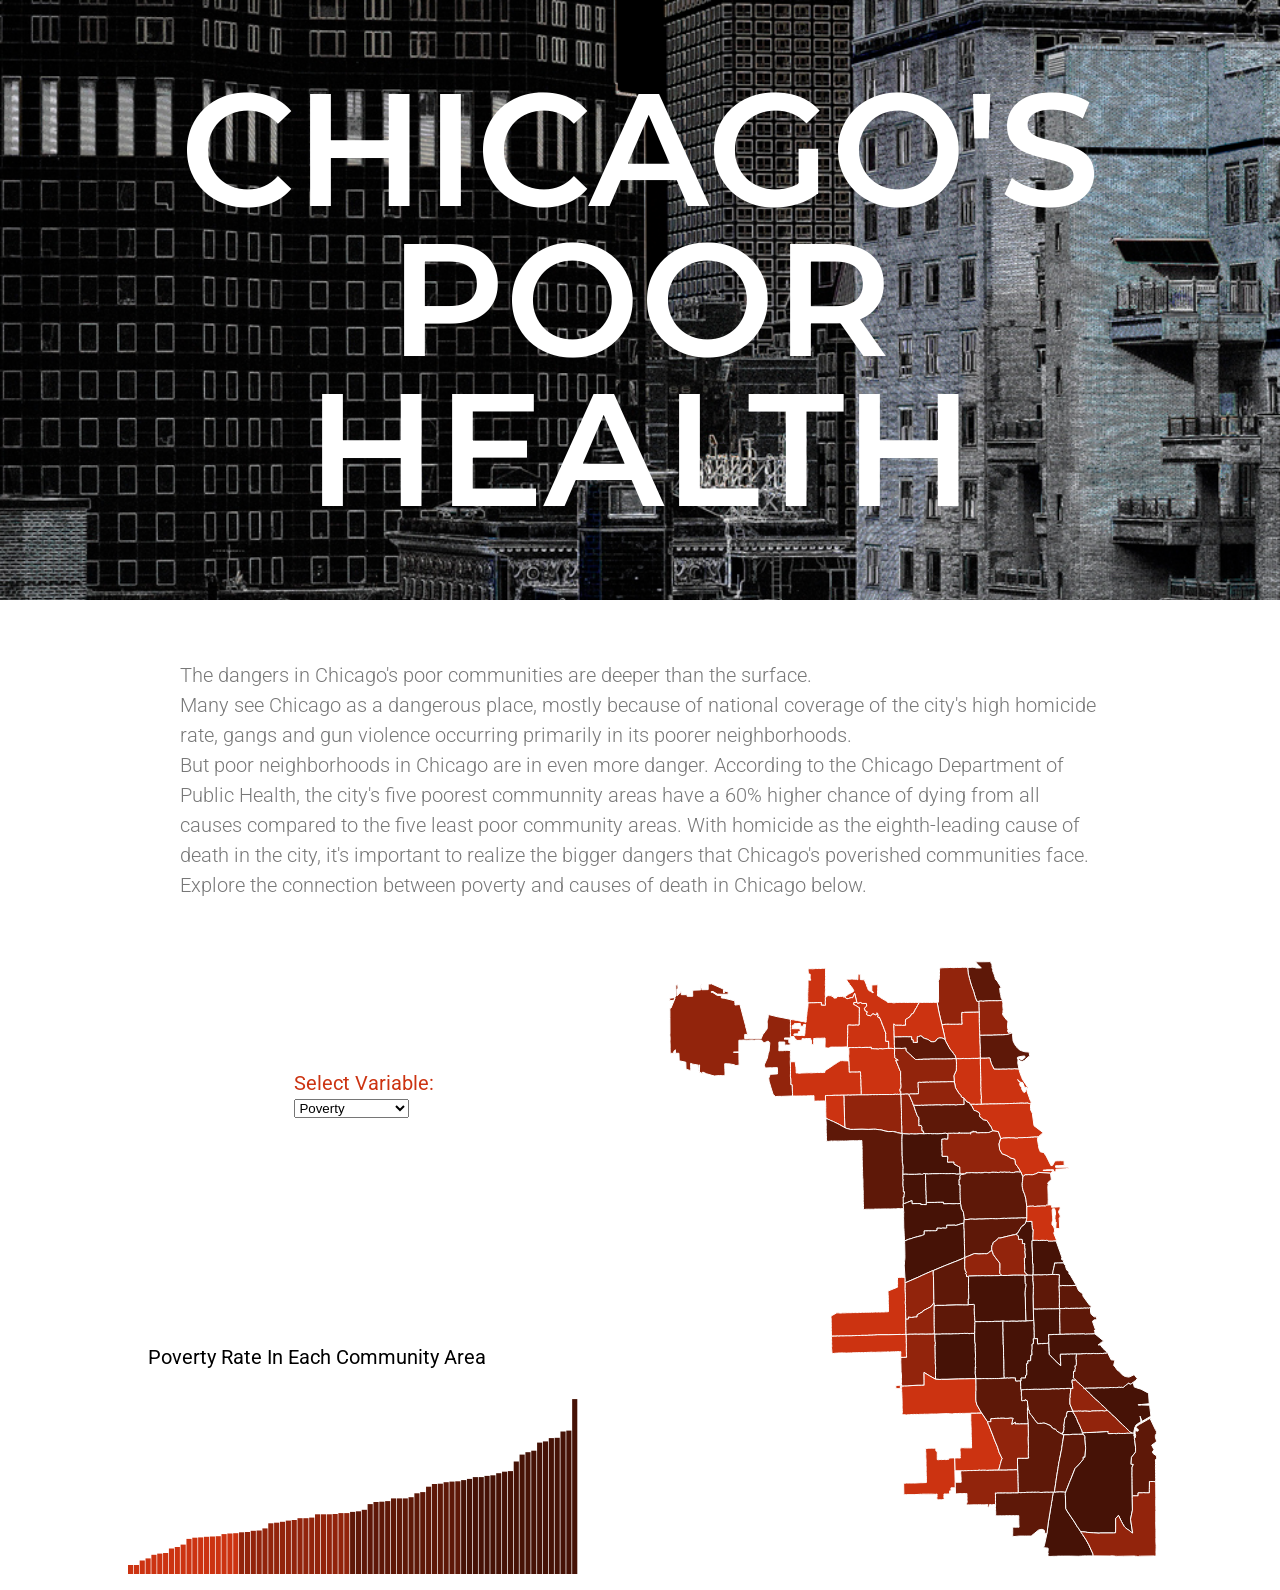
<file: d3/index.html>
<!DOCTYPE html>

<html class="no-js" lang="en">
<head>
  <!-- title and meta -->
  <meta charset="utf-8">
  <meta content="width=device-width,initial-scale=1.0" name="viewport">

  <title>Chicago's Poor Health</title>

  <!-- css -->
  <link rel="stylesheet" href="http://fonts.googleapis.com/css?family=Montserrat">
  <link rel="stylesheet" href="http://fonts.googleapis.com/css?family=Roboto">
  <link rel="stylesheet" href="css/base.css">
  <link rel="stylesheet" href="css/style.css">
</head>

<body>

  <main>
      
      <section class="module parallax parallax-1">
        <div class="container">
          <h1>Chicago's<br>Poor<br>Health</h1>
        </div>
      </section>

      <section class="module content">
        <div class="container">
          <p>The dangers in Chicago's poor communities are deeper than the surface.<br>
            Many see Chicago as a dangerous place, mostly because of national coverage of the city's high homicide rate, gangs and gun violence occurring primarily in its poorer neighborhoods.<br>
            But poor neighborhoods in Chicago are in even more danger. According to the Chicago Department of Public Health, the city's five poorest communnity areas have a 60% higher chance of dying from all causes compared to the five least poor community areas. With homicide as the eighth-leading cause of death in the city, it's important to realize the bigger dangers that Chicago's poverished communities face.<br>
            Explore the connection between poverty and causes of death in Chicago below.</p>
        </div>
      </section>

  </main><!-- /main -->
  
</div><!-- /#wrapper -->

<!--libraries-->
<script src="lib/d3.js"></script>
<script src="lib/topojson.v1.min.js"></script>
<script src="lib/queue.js"></script>

<!--link to main javascript file-->
<script src="js/main.js"></script>

</body>
</html>
</file>
<file: d3/css/base.css>
html, body, div, span, h1, h2, h3, b, u, i, center {
  margin: 0;
  padding: 0;
  border: 0;
  font-size: 100%;
  font: inherit;
  vertical-align: baseline;
}

/* HTML5 display-role reset for older browsers */
article, aside, details, figcaption, figure,
footer, header, hgroup, menu, nav, section {
  display: block;
}

body {
  line-height: 1;
}

/* box sizing */
*,
*:before,
*:after {
  -webkit-box-sizing: border-box;
  -moz-box-sizing: border-box;
  box-sizing: border-box;
}

.clearfix:after {
  content: "";
  display: table;
  clear: both;
}

body {
  background-color: #ffffff;
  color: #787878;
  font-family: "Roboto";
  font-size: 14px;
  line-height: 1.5;
}

.wrapper {
  width: 100%;
  margin: 0 auto;
}

main {
  display: block;
  background-color: #fff;
}

.container {
  width: 100%;
  max-width: 960px;
  margin: 0 auto;
  padding: 0 20px;
}
</file>
<file: d3/css/style.css>
h2, .chartTitle {
  font-family: "Roboto";
  color: #C31;
  font-size: 20px;
}
section.module:last-child {
  margin-bottom: 0;
}
section.module h2 {
  margin-bottom: 40px;
  font-family: "Roboto Slab", serif;
  font-size: 30px;
}
section.module p {
  margin-bottom: 40px;
  font-size: 16px;
  font-weight: 300;
}
section.module p:last-child {
  margin-bottom: 0;
}
section.module.content {
  padding: 40px 0;
}
section.module.parallax {
  height: 600px;
  background-position: 50% 50%;
  background-repeat: no-repeat;
  background-attachment: fixed;
  -webkit-background-size: cover;
  -moz-background-size: cover;
  -o-background-size: cover;
  background-size: cover;
}
section.module.parallax h1 {
  padding-top: 8%;
  color: #fff;
  font-family: "Montserrat";
  font-size: 30px;
  line-height: 150px;
  font-weight: 600;
  text-align: center;
  text-transform: uppercase;
}
section.module.parallax-1 {
  background-image: url("../img/chicago-buildings.jpg");
}

@media all and (min-width: 600px) {
  section.module h2 {
    font-size: 42px;
    color: #c31;
  }
  section.module p {
    font-size: 20px;
  }
  section.module.parallax h1 {
    font-size: 96px;
  }
}
@media all and (min-width: 960px) {
  section.module.parallax h1 {
    font-size: 160px;
  }
}

.communityAreas {
  stroke: #ffffff;
}

.chart {
    float: left;
    margin-top: 30%;
    margin-left: 10%;
    position: absolute;
}

.chartTitle {
    float: left;
    margin-bottom: 80%;
}

.dropdown {
    float: left;
    margin-left: 23%;
    margin-top: 10%;
}
.infolabel {
  position: absolute;
  width: 250px;
  height: 50px;
  color: #787878;
  font-family: "Roboto";
  background-color: #fafafa;
  border: solid 0.25px #787878;
  padding: 5px;
}

.infolabel h1 {
  margin: 0px;
  padding: 0px;
  display: inline-block;
  line-height: 1em;

}

.infolabel b {
  float: left;
}

.labelname {
  display: inline-block;
  float: right;
  margin: -25px 0px 0px 40px;
  font-size: 1em;
  font-weight: bold;
  position: absolute;
}

.dropdown {
  position: absolute;

}

::selection {
  background: rgba(0,0,0,0.08); /* WebKit/Blink Browsers */
}
::-moz-selection {
  background: rgba(0,0,0,0.08); /* Gecko Browsers */
}
</file>
